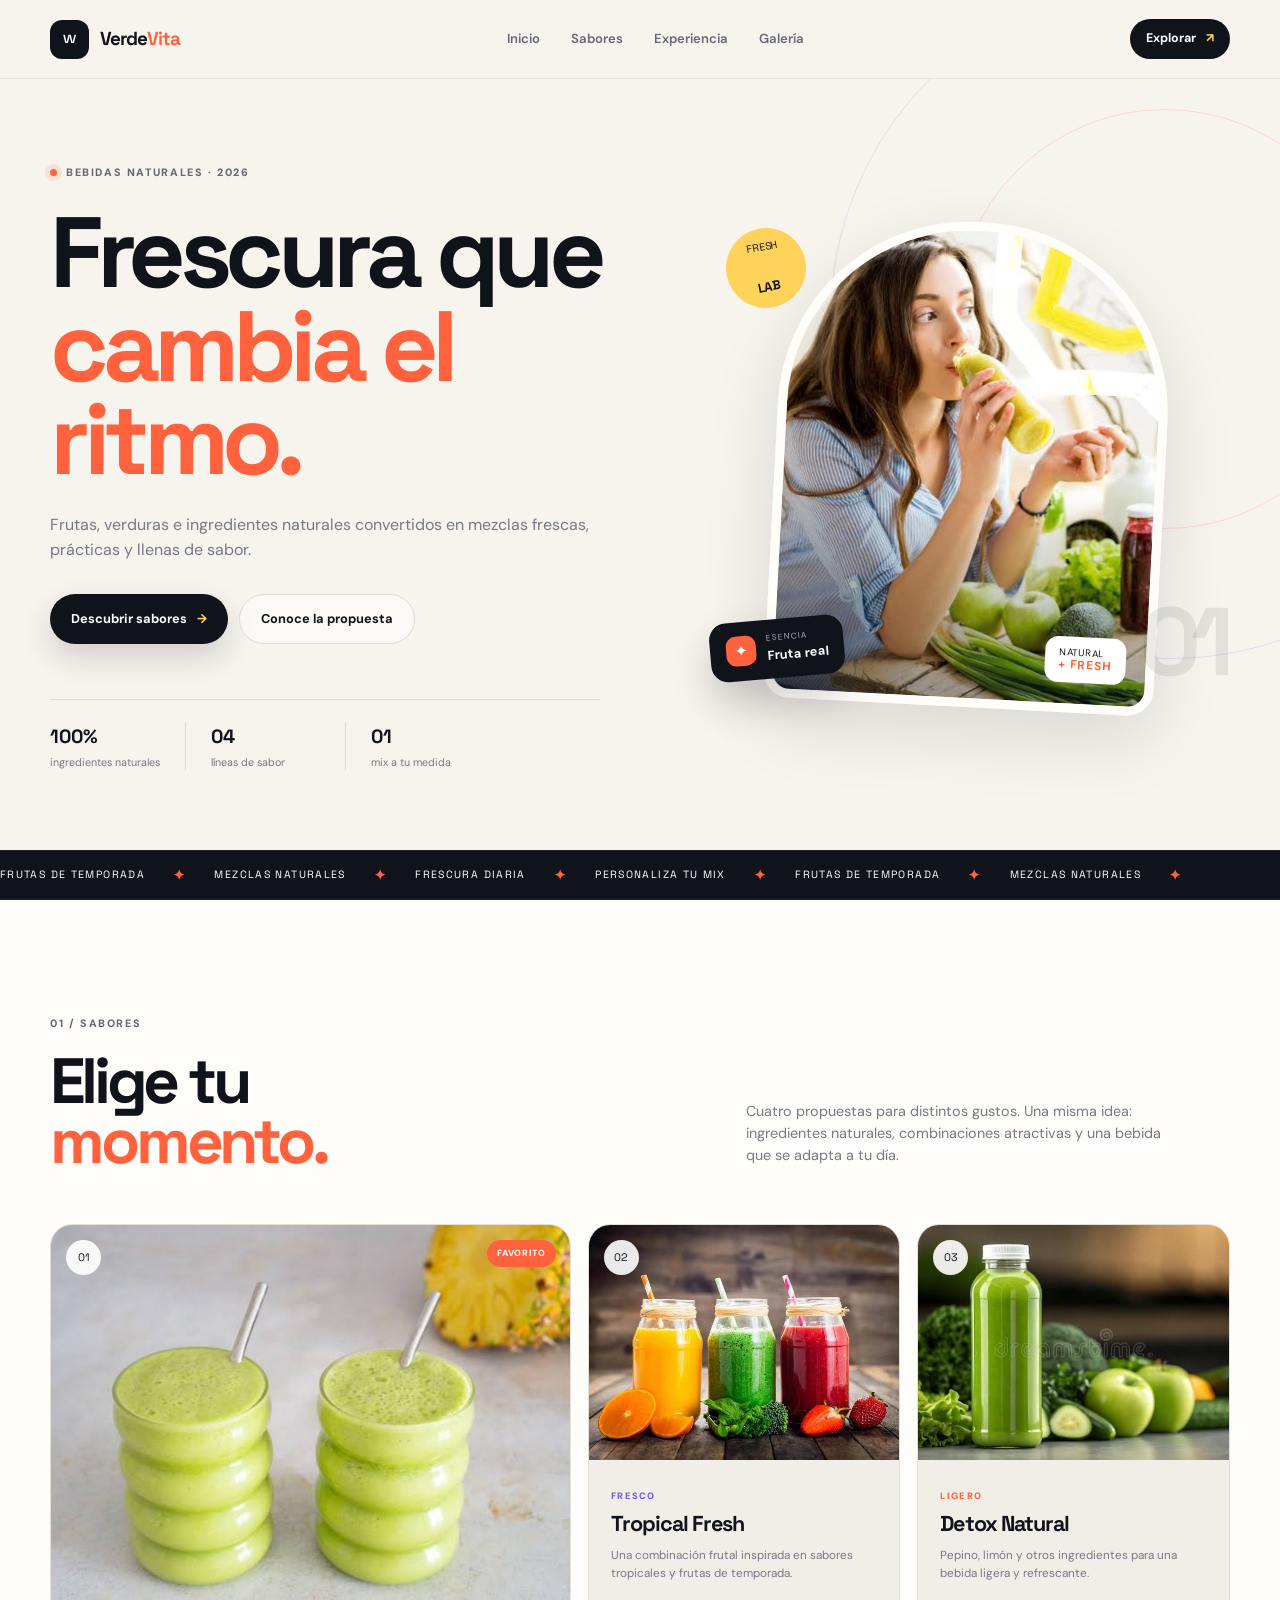
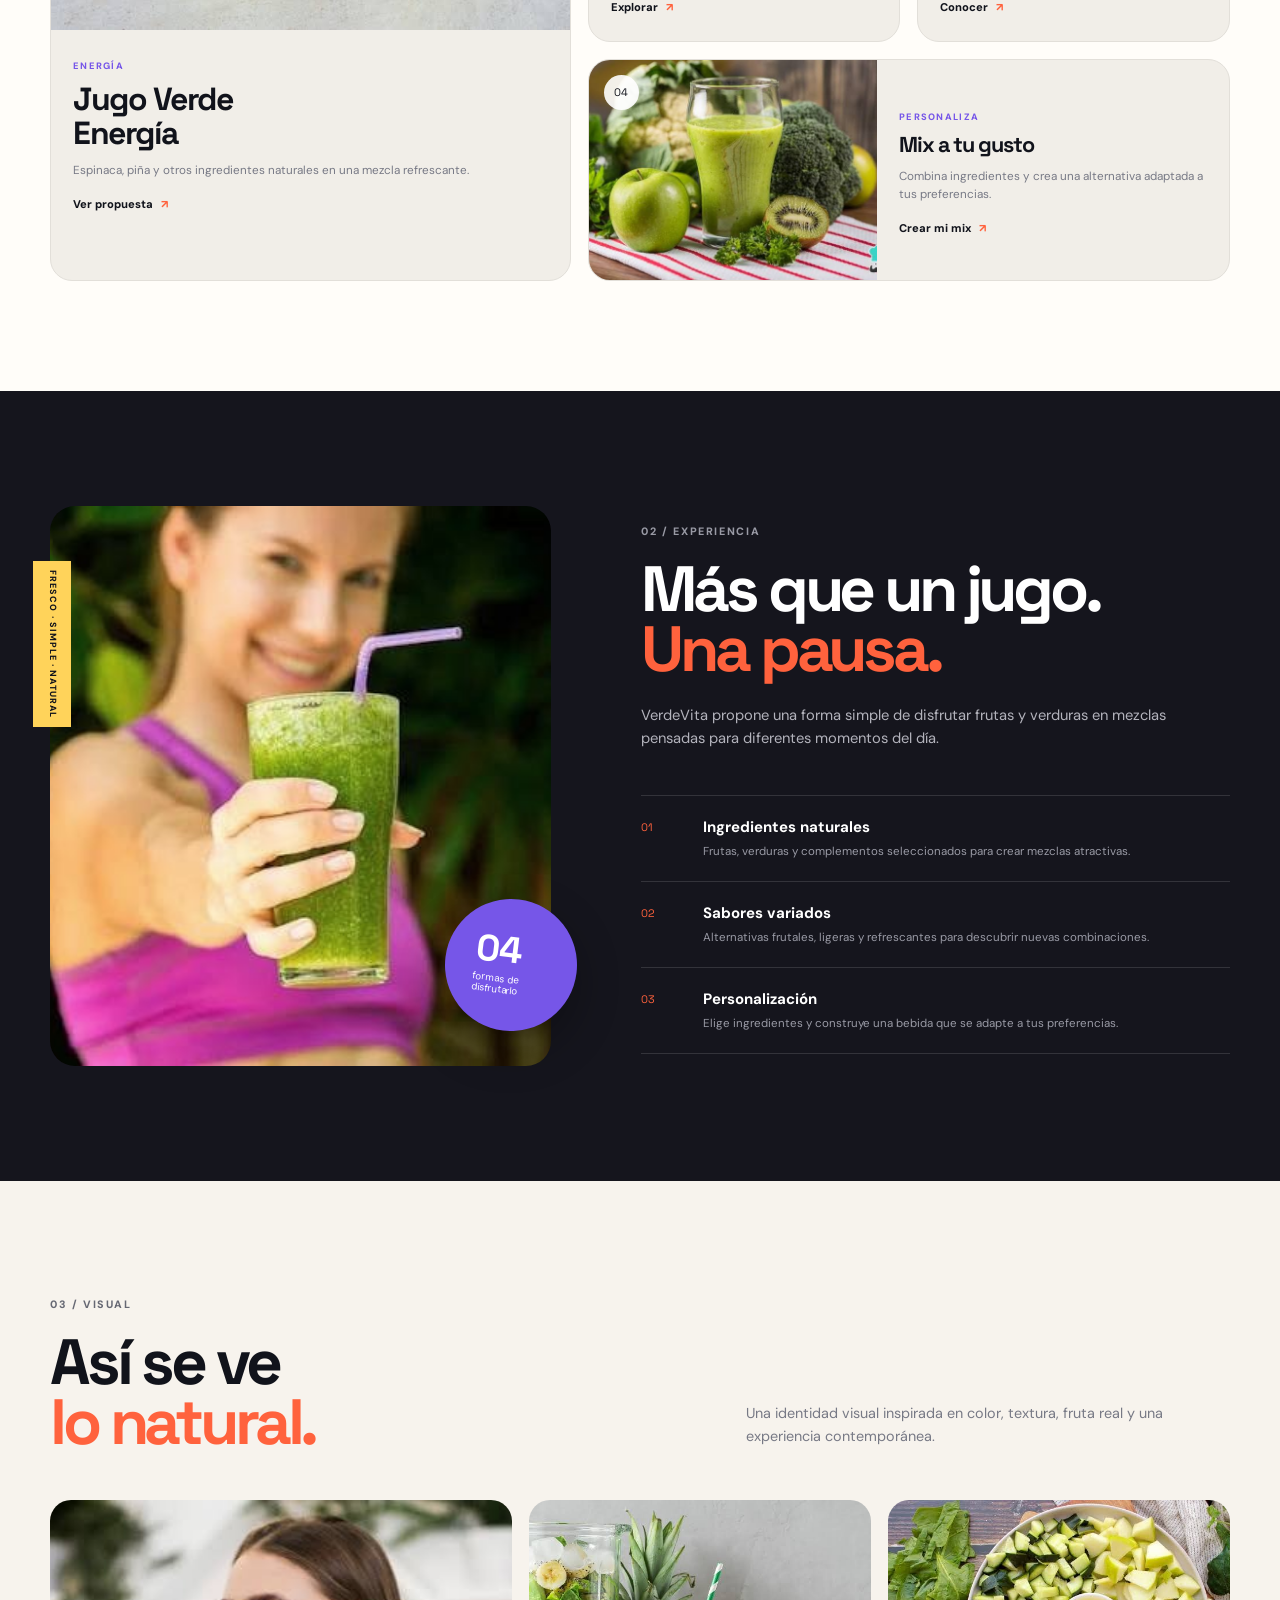
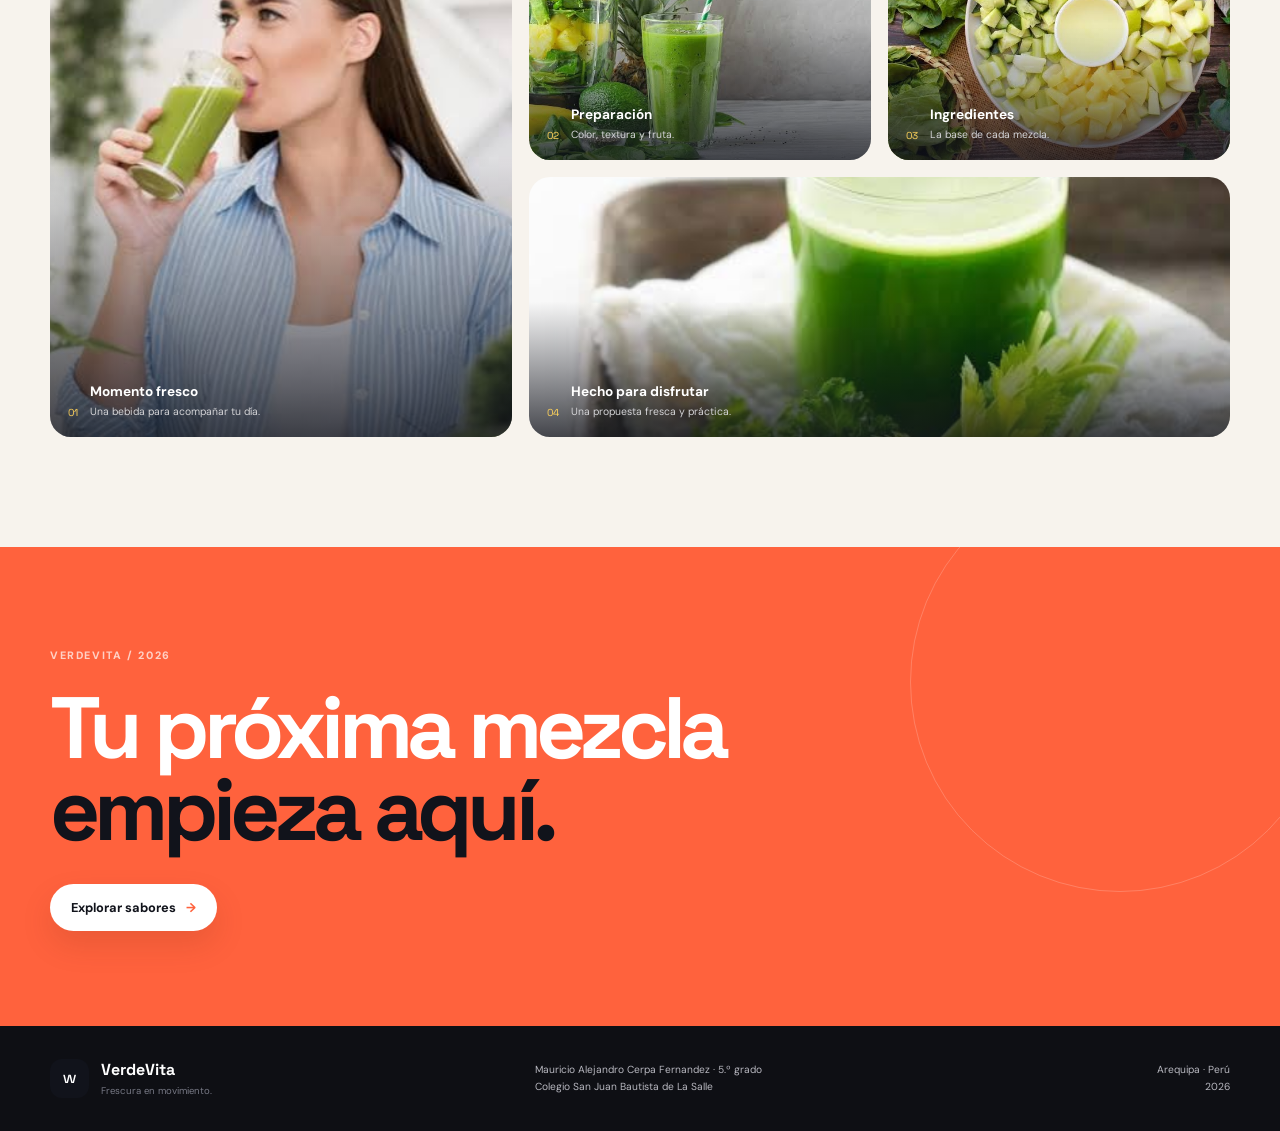
<file: index.html>
<!DOCTYPE html>
<html lang="es">
<head>
    <meta charset="UTF-8">
    <meta name="viewport" content="width=device-width, initial-scale=1.0">
    <meta name="description" content="VerdeVita — bebidas naturales, frescas y personalizables.">
    <title>VerdeVita | Frescura en movimiento</title>
    <link rel="stylesheet" href="style.css">
</head>
<body>

<header class="header">
    <div class="container nav-wrap">
        <a class="brand" href="#inicio" aria-label="VerdeVita inicio">
            <span class="brand-mark">VV</span>
            <span class="brand-name">Verde<span>Vita</span></span>
        </a>

        <nav class="nav" aria-label="Navegación principal">
            <a href="#inicio">Inicio</a>
            <a href="#productos">Sabores</a>
            <a href="#experiencia">Experiencia</a>
            <a href="#galeria">Galería</a>
        </nav>

        <a href="#productos" class="nav-button">Explorar <span>↗</span></a>
    </div>
</header>

<main id="inicio">

    <!-- HERO -->
    <section class="hero">
        <div class="hero-orbit orbit-one"></div>
        <div class="hero-orbit orbit-two"></div>

        <div class="container hero-grid">
            <div class="hero-copy">
                <div class="kicker"><span></span> BEBIDAS NATURALES · 2026</div>

                <h1>Frescura que<br><em>cambia el ritmo.</em></h1>

                <p class="hero-text">
                    Frutas, verduras e ingredientes naturales convertidos en mezclas
                    frescas, prácticas y llenas de sabor.
                </p>

                <div class="hero-actions">
                    <a href="#productos" class="btn btn-primary">Descubrir sabores <span>→</span></a>
                    <a href="#experiencia" class="btn btn-ghost">Conoce la propuesta</a>
                </div>

                <div class="hero-metrics">
                    <div><strong>100%</strong><span>ingredientes naturales</span></div>
                    <div><strong>04</strong><span>líneas de sabor</span></div>
                    <div><strong>01</strong><span>mix a tu medida</span></div>
                </div>
            </div>

            <div class="hero-visual">
                <div class="hero-label label-top">FRESH<br><b>LAB</b></div>
                <div class="hero-photo">
                    <img src="./img/15.jpg" alt="Persona disfrutando una bebida natural">
                    <div class="photo-chip">NATURAL<br><strong>+ FRESH</strong></div>
                </div>
                <div class="floating-card">
                    <span class="mini-icon">✦</span>
                    <div><small>ESENCIA</small><strong>Fruta real</strong></div>
                </div>
                <div class="hero-number">01</div>
            </div>
        </div>
    </section>

    <!-- STRIP -->
    <section class="signal-strip" aria-label="Características">
        <div class="signal-track">
            <span>FRUTAS DE TEMPORADA</span><b>✦</b>
            <span>MEZCLAS NATURALES</span><b>✦</b>
            <span>FRESCURA DIARIA</span><b>✦</b>
            <span>PERSONALIZA TU MIX</span><b>✦</b>
            <span>FRUTAS DE TEMPORADA</span><b>✦</b>
            <span>MEZCLAS NATURALES</span><b>✦</b>
        </div>
    </section>

    <!-- PRODUCTOS -->
    <section id="productos" class="section products-section">
        <div class="container">
            <div class="section-intro">
                <div>
                    <span class="section-index">01 / SABORES</span>
                    <h2>Elige tu<br><em>momento.</em></h2>
                </div>
                <p>
                    Cuatro propuestas para distintos gustos. Una misma idea:
                    ingredientes naturales, combinaciones atractivas y una bebida
                    que se adapta a tu día.
                </p>
            </div>

            <div class="product-bento">
                <article class="product-card product-main">
                    <div class="product-image">
                        <img src="./img/13.jpg" alt="Jugo natural de frutas">
                        <span class="product-code">01</span>
                        <span class="pill">FAVORITO</span>
                    </div>
                    <div class="product-info">
                        <div>
                            <span class="product-tag">ENERGÍA</span>
                            <h3>Jugo Verde<br>Energía</h3>
                        </div>
                        <p>Espinaca, piña y otros ingredientes naturales en una mezcla refrescante.</p>
                        <a href="#galeria" class="arrow-link">Ver propuesta <span>↗</span></a>
                    </div>
                </article>

                <article class="product-card">
                    <div class="product-image">
                        <img src="./img/6.jpg" alt="Jugo de frutas de colores">
                        <span class="product-code">02</span>
                    </div>
                    <div class="product-info">
                        <span class="product-tag">FRESCO</span>
                        <h3>Tropical Fresh</h3>
                        <p>Una combinación frutal inspirada en sabores tropicales y frutas de temporada.</p>
                        <a href="#galeria" class="arrow-link">Explorar <span>↗</span></a>
                    </div>
                </article>

                <article class="product-card accent-card">
                    <div class="product-image">
                        <img src="./img/12.jpg" alt="Bebida natural embotellada">
                        <span class="product-code">03</span>
                    </div>
                    <div class="product-info">
                        <span class="product-tag">LIGERO</span>
                        <h3>Detox Natural</h3>
                        <p>Pepino, limón y otros ingredientes para una bebida ligera y refrescante.</p>
                        <a href="#experiencia" class="arrow-link">Conocer <span>↗</span></a>
                    </div>
                </article>

                <article class="product-card wide-card">
                    <div class="product-image">
                        <img src="./img/7.jpg" alt="Ingredientes para una mezcla natural">
                        <span class="product-code">04</span>
                    </div>
                    <div class="product-info">
                        <div>
                            <span class="product-tag">PERSONALIZA</span>
                            <h3>Mix a tu gusto</h3>
                        </div>
                        <p>Combina ingredientes y crea una alternativa adaptada a tus preferencias.</p>
                        <a href="#experiencia" class="arrow-link">Crear mi mix <span>↗</span></a>
                    </div>
                </article>
            </div>
        </div>
    </section>

    <!-- EXPERIENCIA -->
    <section id="experiencia" class="experience-section">
        <div class="container experience-grid">
            <div class="experience-visual">
                <img src="./img/14.jpg" alt="Persona disfrutando una bebida VerdeVita">
                <div class="vertical-note">FRESCO · SIMPLE · NATURAL</div>
                <div class="experience-badge"><strong>04</strong><span>formas de<br>disfrutarlo</span></div>
            </div>

            <div class="experience-copy">
                <span class="section-index light">02 / EXPERIENCIA</span>
                <h2>Más que un jugo.<br><em>Una pausa.</em></h2>
                <p>
                    VerdeVita propone una forma simple de disfrutar frutas y verduras
                    en mezclas pensadas para diferentes momentos del día.
                </p>

                <div class="feature-list">
                    <div class="feature">
                        <span>01</span>
                        <div><h3>Ingredientes naturales</h3><p>Frutas, verduras y complementos seleccionados para crear mezclas atractivas.</p></div>
                    </div>
                    <div class="feature">
                        <span>02</span>
                        <div><h3>Sabores variados</h3><p>Alternativas frutales, ligeras y refrescantes para descubrir nuevas combinaciones.</p></div>
                    </div>
                    <div class="feature">
                        <span>03</span>
                        <div><h3>Personalización</h3><p>Elige ingredientes y construye una bebida que se adapte a tus preferencias.</p></div>
                    </div>
                </div>
            </div>
        </div>
    </section>

    <!-- GALERÍA -->
    <section id="galeria" class="section gallery-section">
        <div class="container">
            <div class="section-intro gallery-intro">
                <div>
                    <span class="section-index">03 / VISUAL</span>
                    <h2>Así se ve<br><em>lo natural.</em></h2>
                </div>
                <p>Una identidad visual inspirada en color, textura, fruta real y una experiencia contemporánea.</p>
            </div>

            <div class="gallery-grid">
                <figure class="gallery-card gallery-large">
                    <img src="./img/10.jpg" alt="Persona tomando una bebida natural">
                    <figcaption><span>01</span><div><strong>Momento fresco</strong><small>Una bebida para acompañar tu día.</small></div></figcaption>
                </figure>

                <figure class="gallery-card">
                    <img src="./img/2.jpg" alt="Preparación de jugo natural">
                    <figcaption><span>02</span><div><strong>Preparación</strong><small>Color, textura y fruta.</small></div></figcaption>
                </figure>

                <figure class="gallery-card">
                    <img src="./img/9.jpg" alt="Ingredientes frescos para jugos">
                    <figcaption><span>03</span><div><strong>Ingredientes</strong><small>La base de cada mezcla.</small></div></figcaption>
                </figure>

                <figure class="gallery-card gallery-wide">
                    <img src="./img/3.jpg" alt="Jugo verde con ingredientes naturales">
                    <figcaption><span>04</span><div><strong>Hecho para disfrutar</strong><small>Una propuesta fresca y práctica.</small></div></figcaption>
                </figure>
            </div>
        </div>
    </section>

    <!-- CTA -->
    <section class="cta-section">
        <div class="container cta-inner">
            <div class="cta-orb"></div>
            <span class="section-index">VERDEVITA / 2026</span>
            <h2>Tu próxima mezcla<br><em>empieza aquí.</em></h2>
            <a href="#productos" class="btn btn-light">Explorar sabores <span>→</span></a>
        </div>
    </section>

</main>

<footer class="footer">
    <div class="container footer-grid">
        <div class="footer-brand">
            <span class="brand-mark">VV</span>
            <div><strong>VerdeVita</strong><small>Frescura en movimiento.</small></div>
        </div>
        <p>Mauricio Alejandro Cerpa Fernandez · 5.º grado<br>Colegio San Juan Bautista de La Salle</p>
        <p class="footer-place">Arequipa · Perú<br>2026</p>
    </div>
</footer>

</body>
</html>
</file>
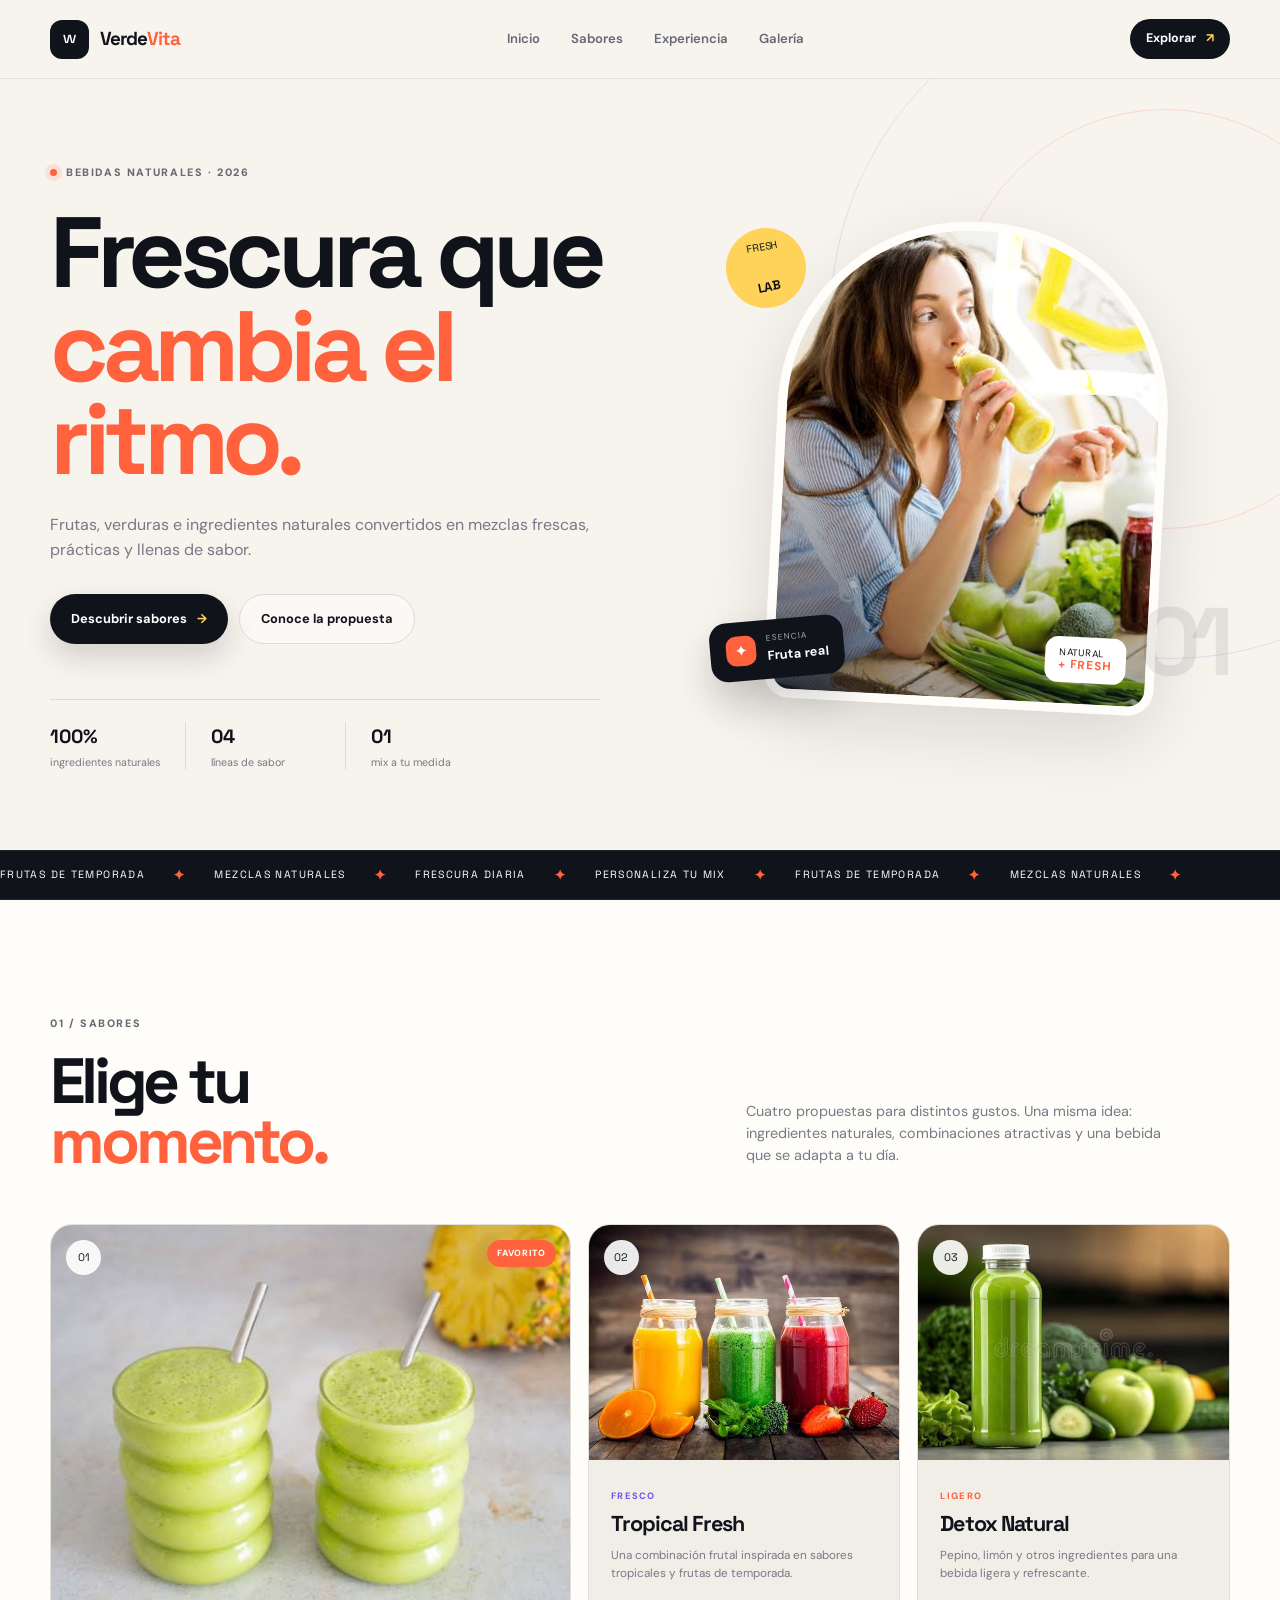
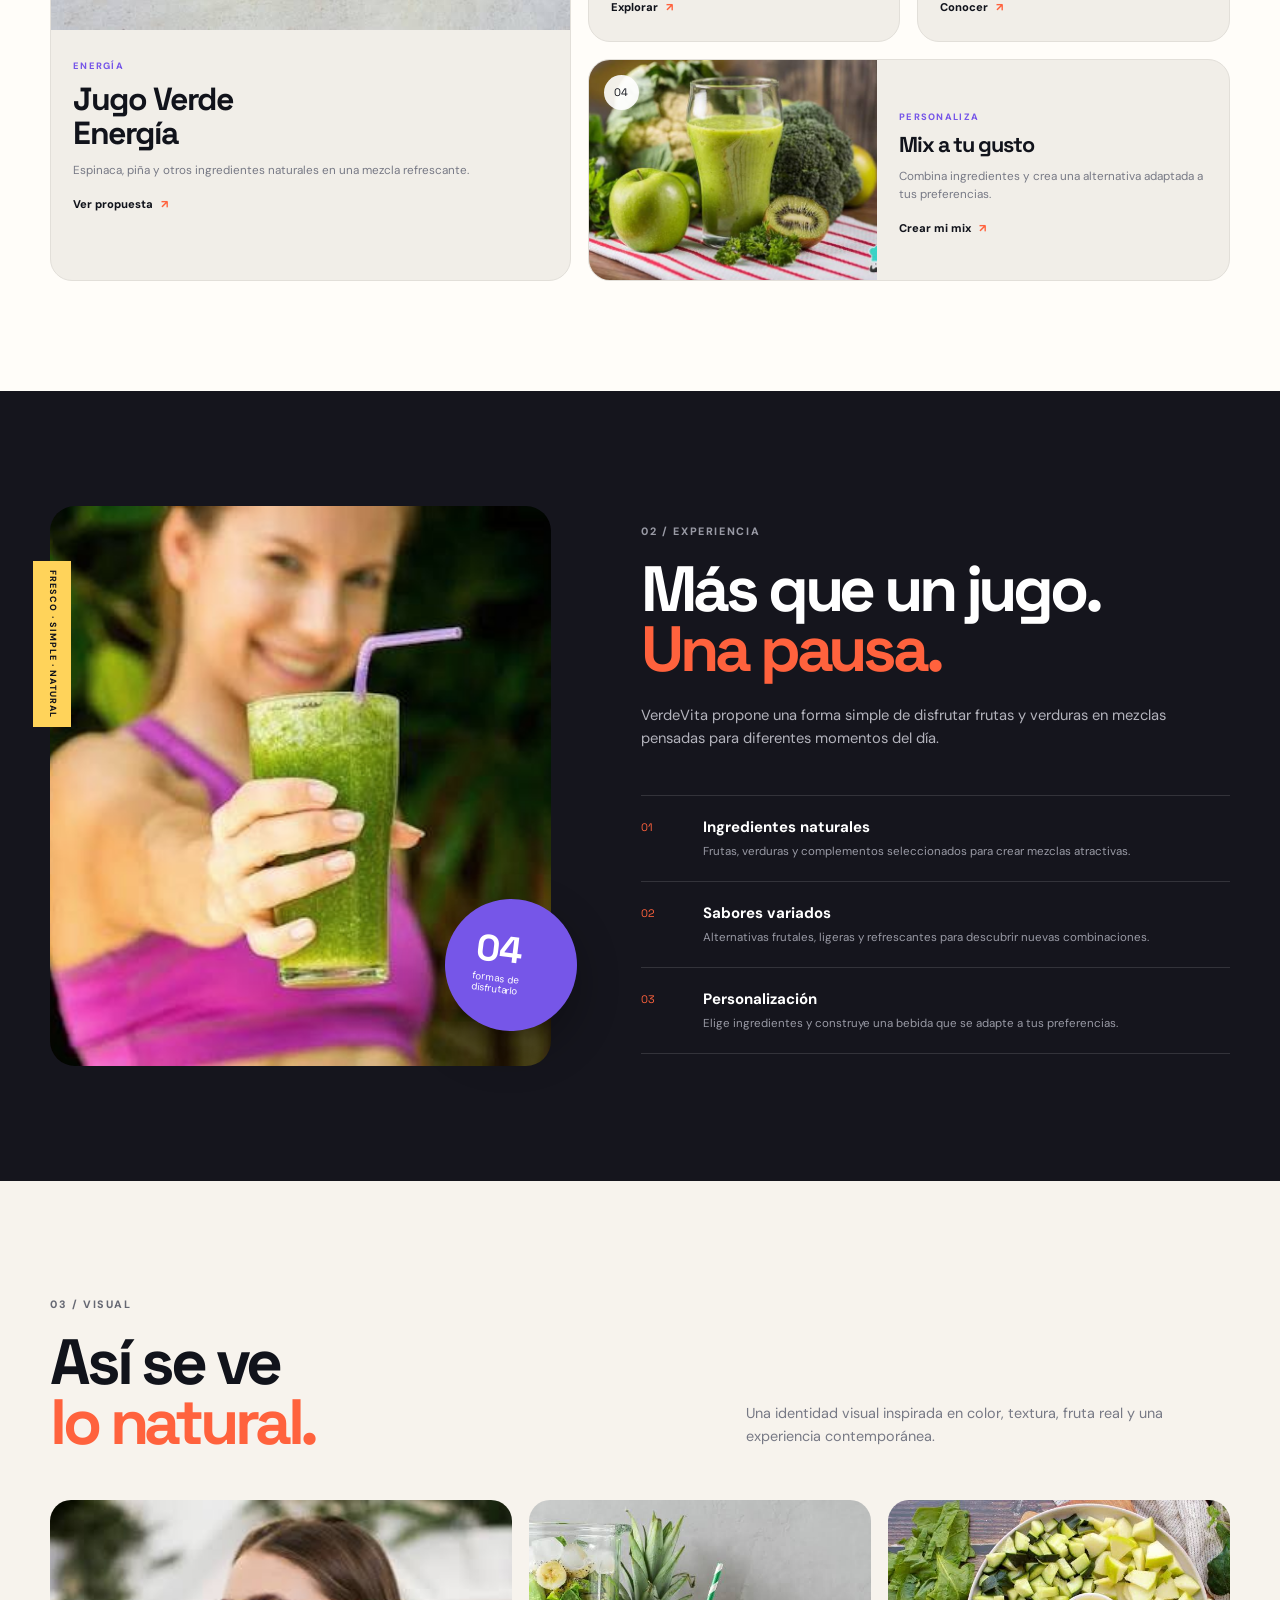
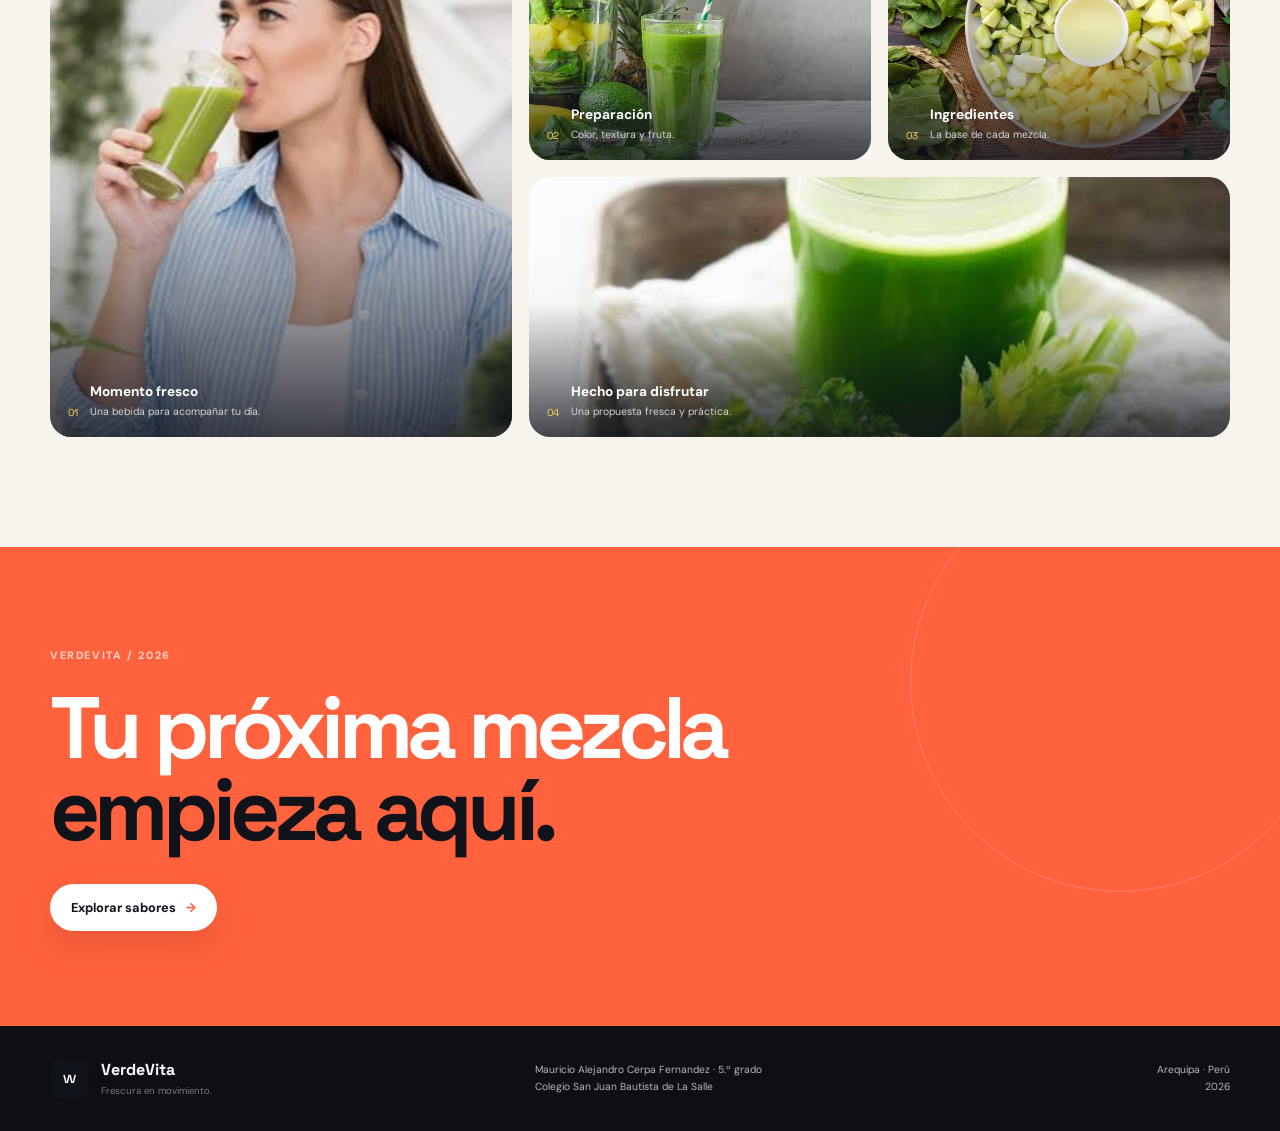
<file: mi html/index.html>
<!DOCTYPE html>
<html lang="es">
<head>
    <meta charset="UTF-8">
    <meta name="viewport" content="width=device-width, initial-scale=1.0">
    <meta name="description" content="VerdeVita — bebidas naturales, frescas y personalizables.">
    <title>VerdeVita | Frescura en movimiento</title>
    <link rel="stylesheet" href="style.css">
</head>
<body>

<header class="header">
    <div class="container nav-wrap">
        <a class="brand" href="#inicio" aria-label="VerdeVita inicio">
            <span class="brand-mark">VV</span>
            <span class="brand-name">Verde<span>Vita</span></span>
        </a>

        <nav class="nav" aria-label="Navegación principal">
            <a href="#inicio">Inicio</a>
            <a href="#productos">Sabores</a>
            <a href="#experiencia">Experiencia</a>
            <a href="#galeria">Galería</a>
        </nav>

        <a href="#productos" class="nav-button">Explorar <span>↗</span></a>
    </div>
</header>

<main id="inicio">

    <!-- HERO -->
    <section class="hero">
        <div class="hero-orbit orbit-one"></div>
        <div class="hero-orbit orbit-two"></div>

        <div class="container hero-grid">
            <div class="hero-copy">
                <div class="kicker"><span></span> BEBIDAS NATURALES · 2026</div>

                <h1>Frescura que<br><em>cambia el ritmo.</em></h1>

                <p class="hero-text">
                    Frutas, verduras e ingredientes naturales convertidos en mezclas
                    frescas, prácticas y llenas de sabor.
                </p>

                <div class="hero-actions">
                    <a href="#productos" class="btn btn-primary">Descubrir sabores <span>→</span></a>
                    <a href="#experiencia" class="btn btn-ghost">Conoce la propuesta</a>
                </div>

                <div class="hero-metrics">
                    <div><strong>100%</strong><span>ingredientes naturales</span></div>
                    <div><strong>04</strong><span>líneas de sabor</span></div>
                    <div><strong>01</strong><span>mix a tu medida</span></div>
                </div>
            </div>

            <div class="hero-visual">
                <div class="hero-label label-top">FRESH<br><b>LAB</b></div>
                <div class="hero-photo">
                    <img src="IMG/15.jfif" alt="Persona disfrutando una bebida natural">
                    <div class="photo-chip">NATURAL<br><strong>+ FRESH</strong></div>
                </div>
                <div class="floating-card">
                    <span class="mini-icon">✦</span>
                    <div><small>ESENCIA</small><strong>Fruta real</strong></div>
                </div>
                <div class="hero-number">01</div>
            </div>
        </div>
    </section>

    <!-- STRIP -->
    <section class="signal-strip" aria-label="Características">
        <div class="signal-track">
            <span>FRUTAS DE TEMPORADA</span><b>✦</b>
            <span>MEZCLAS NATURALES</span><b>✦</b>
            <span>FRESCURA DIARIA</span><b>✦</b>
            <span>PERSONALIZA TU MIX</span><b>✦</b>
            <span>FRUTAS DE TEMPORADA</span><b>✦</b>
            <span>MEZCLAS NATURALES</span><b>✦</b>
        </div>
    </section>

    <!-- PRODUCTOS -->
    <section id="productos" class="section products-section">
        <div class="container">
            <div class="section-intro">
                <div>
                    <span class="section-index">01 / SABORES</span>
                    <h2>Elige tu<br><em>momento.</em></h2>
                </div>
                <p>
                    Cuatro propuestas para distintos gustos. Una misma idea:
                    ingredientes naturales, combinaciones atractivas y una bebida
                    que se adapta a tu día.
                </p>
            </div>

            <div class="product-bento">
                <article class="product-card product-main">
                    <div class="product-image">
                        <img src="IMG/13.jfif" alt="Jugo natural de frutas">
                        <span class="product-code">01</span>
                        <span class="pill">FAVORITO</span>
                    </div>
                    <div class="product-info">
                        <div>
                            <span class="product-tag">ENERGÍA</span>
                            <h3>Jugo Verde<br>Energía</h3>
                        </div>
                        <p>Espinaca, piña y otros ingredientes naturales en una mezcla refrescante.</p>
                        <a href="#galeria" class="arrow-link">Ver propuesta <span>↗</span></a>
                    </div>
                </article>

                <article class="product-card">
                    <div class="product-image">
                        <img src="IMG/6.jfif" alt="Jugo de frutas de colores">
                        <span class="product-code">02</span>
                    </div>
                    <div class="product-info">
                        <span class="product-tag">FRESCO</span>
                        <h3>Tropical Fresh</h3>
                        <p>Una combinación frutal inspirada en sabores tropicales y frutas de temporada.</p>
                        <a href="#galeria" class="arrow-link">Explorar <span>↗</span></a>
                    </div>
                </article>

                <article class="product-card accent-card">
                    <div class="product-image">
                        <img src="IMG/12.jfif" alt="Bebida natural embotellada">
                        <span class="product-code">03</span>
                    </div>
                    <div class="product-info">
                        <span class="product-tag">LIGERO</span>
                        <h3>Detox Natural</h3>
                        <p>Pepino, limón y otros ingredientes para una bebida ligera y refrescante.</p>
                        <a href="#experiencia" class="arrow-link">Conocer <span>↗</span></a>
                    </div>
                </article>

                <article class="product-card wide-card">
                    <div class="product-image">
                        <img src="IMG/7.jfif" alt="Ingredientes para una mezcla natural">
                        <span class="product-code">04</span>
                    </div>
                    <div class="product-info">
                        <div>
                            <span class="product-tag">PERSONALIZA</span>
                            <h3>Mix a tu gusto</h3>
                        </div>
                        <p>Combina ingredientes y crea una alternativa adaptada a tus preferencias.</p>
                        <a href="#experiencia" class="arrow-link">Crear mi mix <span>↗</span></a>
                    </div>
                </article>
            </div>
        </div>
    </section>

    <!-- EXPERIENCIA -->
    <section id="experiencia" class="experience-section">
        <div class="container experience-grid">
            <div class="experience-visual">
                <img src="IMG/14.jfif" alt="Persona disfrutando una bebida VerdeVita">
                <div class="vertical-note">FRESCO · SIMPLE · NATURAL</div>
                <div class="experience-badge"><strong>04</strong><span>formas de<br>disfrutarlo</span></div>
            </div>

            <div class="experience-copy">
                <span class="section-index light">02 / EXPERIENCIA</span>
                <h2>Más que un jugo.<br><em>Una pausa.</em></h2>
                <p>
                    VerdeVita propone una forma simple de disfrutar frutas y verduras
                    en mezclas pensadas para diferentes momentos del día.
                </p>

                <div class="feature-list">
                    <div class="feature">
                        <span>01</span>
                        <div><h3>Ingredientes naturales</h3><p>Frutas, verduras y complementos seleccionados para crear mezclas atractivas.</p></div>
                    </div>
                    <div class="feature">
                        <span>02</span>
                        <div><h3>Sabores variados</h3><p>Alternativas frutales, ligeras y refrescantes para descubrir nuevas combinaciones.</p></div>
                    </div>
                    <div class="feature">
                        <span>03</span>
                        <div><h3>Personalización</h3><p>Elige ingredientes y construye una bebida que se adapte a tus preferencias.</p></div>
                    </div>
                </div>
            </div>
        </div>
    </section>

    <!-- GALERÍA -->
    <section id="galeria" class="section gallery-section">
        <div class="container">
            <div class="section-intro gallery-intro">
                <div>
                    <span class="section-index">03 / VISUAL</span>
                    <h2>Así se ve<br><em>lo natural.</em></h2>
                </div>
                <p>Una identidad visual inspirada en color, textura, fruta real y una experiencia contemporánea.</p>
            </div>

            <div class="gallery-grid">
                <figure class="gallery-card gallery-large">
                    <img src="IMG/10.jfif" alt="Persona tomando una bebida natural">
                    <figcaption><span>01</span><div><strong>Momento fresco</strong><small>Una bebida para acompañar tu día.</small></div></figcaption>
                </figure>

                <figure class="gallery-card">
                    <img src="IMG/2.jfif" alt="Preparación de jugo natural">
                    <figcaption><span>02</span><div><strong>Preparación</strong><small>Color, textura y fruta.</small></div></figcaption>
                </figure>

                <figure class="gallery-card">
                    <img src="IMG/9.jfif" alt="Ingredientes frescos para jugos">
                    <figcaption><span>03</span><div><strong>Ingredientes</strong><small>La base de cada mezcla.</small></div></figcaption>
                </figure>

                <figure class="gallery-card gallery-wide">
                    <img src="IMG/3.jfif" alt="Jugo verde con ingredientes naturales">
                    <figcaption><span>04</span><div><strong>Hecho para disfrutar</strong><small>Una propuesta fresca y práctica.</small></div></figcaption>
                </figure>
            </div>
        </div>
    </section>

    <!-- CTA -->
    <section class="cta-section">
        <div class="container cta-inner">
            <div class="cta-orb"></div>
            <span class="section-index">VERDEVITA / 2026</span>
            <h2>Tu próxima mezcla<br><em>empieza aquí.</em></h2>
            <a href="#productos" class="btn btn-light">Explorar sabores <span>→</span></a>
        </div>
    </section>

</main>

<footer class="footer">
    <div class="container footer-grid">
        <div class="footer-brand">
            <span class="brand-mark">VV</span>
            <div><strong>VerdeVita</strong><small>Frescura en movimiento.</small></div>
        </div>
        <p>Mauricio Alejandro Cerpa Fernandez · 5.º grado<br>Colegio San Juan Bautista de La Salle</p>
        <p class="footer-place">Arequipa · Perú<br>2026</p>
    </div>
</footer>

</body>
</html>
</file>
<file: style.css>
@import url('https://fonts.googleapis.com/css2?family=DM+Sans:wght@400;500;600;700&family=Space+Grotesk:wght@500;600;700&display=swap');

:root{
    --ink:#11131b;
    --ink-soft:#242633;
    --paper:#f7f3ed;
    --paper-2:#fffdf9;
    --white:#ffffff;
    --orange:#ff623d;
    --orange-dark:#df4222;
    --violet:#7656e8;
    --yellow:#ffd35a;
    --blue:#4169e1;
    --muted:#777985;
    --line:#dedbd5;
    --dark:#15151d;
    --shadow:0 24px 70px rgba(17,19,27,.12);
}

*{box-sizing:border-box;margin:0;padding:0}
html{scroll-behavior:smooth}
body{
    font-family:"DM Sans",Arial,sans-serif;
    color:var(--ink);
    background:var(--paper);
    line-height:1.55;
    overflow-x:hidden;
}
img{display:block;width:100%}
a{color:inherit;text-decoration:none}
button,a{font:inherit}
.container{width:min(1180px,calc(100% - 44px));margin-inline:auto}

/* HEADER */
.header{
    position:sticky;top:0;z-index:1000;
    background:rgba(247,243,237,.84);
    backdrop-filter:blur(18px);
    border-bottom:1px solid rgba(17,19,27,.08)
}
.nav-wrap{min-height:78px;display:flex;align-items:center;justify-content:space-between;gap:30px}
.brand{display:inline-flex;align-items:center;gap:11px}
.brand-mark{
    width:39px;height:39px;display:grid;place-items:center;
    border-radius:12px;background:var(--ink);color:white;
    font-family:"Space Grotesk";font-size:.73rem;font-weight:700;
    letter-spacing:-.05em
}
.brand-name{font-family:"Space Grotesk";font-size:1.18rem;font-weight:700;letter-spacing:-.05em}
.brand-name span{color:var(--orange)}
.nav{display:flex;gap:31px;color:#666873;font-size:.82rem;font-weight:600}
.nav a{position:relative;padding:8px 0}
.nav a::after{
    content:"";position:absolute;left:0;bottom:2px;width:0;height:2px;
    background:var(--orange);transition:width .25s ease
}
.nav a:hover{color:var(--ink)}
.nav a:hover::after{width:100%}
.nav-button,.btn{
    display:inline-flex;align-items:center;justify-content:center;gap:10px;
    border-radius:999px;font-weight:700;transition:.25s ease
}
.nav-button{padding:10px 16px;background:var(--ink);color:white;font-size:.78rem}
.nav-button:hover,.btn:hover{transform:translateY(-3px)}
.nav-button span{color:var(--yellow)}

/* HERO */
.hero{position:relative;min-height:720px;display:grid;align-items:center;overflow:hidden}
.hero-grid{display:grid;grid-template-columns:1fr .88fr;gap:70px;align-items:center;padding-block:80px;position:relative;z-index:2}
.kicker,.section-index{
    display:inline-flex;align-items:center;gap:9px;
    color:#666873;font-size:.67rem;font-weight:800;letter-spacing:.15em
}
.kicker span{width:7px;height:7px;background:var(--orange);border-radius:50%;box-shadow:0 0 0 5px rgba(255,98,61,.13)}
.hero h1,.section-intro h2,.experience-copy h2,.cta-inner h2{
    font-family:"Space Grotesk",Arial,sans-serif;letter-spacing:-.065em;line-height:.94
}
.hero h1{font-size:clamp(4rem,7.8vw,7.2rem);margin-top:22px;max-width:780px}
.hero h1 em,.section-intro h2 em,.experience-copy h2 em,.cta-inner h2 em{font-style:normal;color:var(--orange)}
.hero-text{max-width:555px;color:var(--muted);font-size:1rem;margin-top:26px}
.hero-actions{display:flex;flex-wrap:wrap;gap:11px;margin-top:31px}
.btn{padding:14px 21px;font-size:.8rem}
.btn-primary{background:var(--ink);color:white;box-shadow:0 13px 30px rgba(17,19,27,.16)}
.btn-primary span{color:var(--yellow)}
.btn-ghost{border:1px solid var(--line);background:rgba(255,255,255,.4)}
.btn-ghost:hover{background:white}
.hero-metrics{
    display:flex;gap:0;margin-top:55px;padding-top:22px;
    border-top:1px solid var(--line);max-width:550px
}
.hero-metrics div{min-width:135px;padding-right:25px;margin-right:25px;border-right:1px solid var(--line)}
.hero-metrics div:last-child{border:0}
.hero-metrics strong{display:block;font-family:"Space Grotesk";font-size:1.2rem}
.hero-metrics span{display:block;color:var(--muted);font-size:.67rem;margin-top:2px}

/* HERO VISUAL */
.hero-visual{position:relative;height:550px;display:grid;place-items:center}
.hero-photo{
    width:min(390px,72vw);height:485px;overflow:hidden;border-radius:190px 190px 26px 26px;
    transform:rotate(3deg);box-shadow:var(--shadow);position:relative;border:9px solid var(--paper-2)
}
.hero-photo img{height:100%;object-fit:cover}
.hero-photo::after{content:"";position:absolute;inset:0;background:linear-gradient(180deg,transparent 55%,rgba(17,19,27,.42))}
.photo-chip{
    position:absolute;z-index:2;right:20px;bottom:21px;background:white;padding:11px 14px;
    border-radius:13px;font-size:.6rem;line-height:1.1;letter-spacing:.08em
}
.photo-chip strong{font-size:.74rem;color:var(--orange)}
.hero-label{
    position:absolute;z-index:4;left:3%;top:7%;width:80px;height:80px;
    display:grid;place-items:center;text-align:center;border-radius:50%;
    background:var(--yellow);font-family:"Space Grotesk";font-size:.65rem;line-height:.85;
    transform:rotate(-11deg)
}
.hero-label b{font-size:.8rem}
.floating-card{
    position:absolute;z-index:5;left:0;bottom:62px;background:var(--ink);color:white;
    border-radius:17px;padding:13px 16px;display:flex;align-items:center;gap:11px;
    box-shadow:0 20px 40px rgba(17,19,27,.2);transform:rotate(-5deg)
}
.mini-icon{width:30px;height:30px;border-radius:10px;background:var(--orange);display:grid;place-items:center;color:white}
.floating-card small{display:block;color:#a8a8b0;font-size:.52rem;letter-spacing:.12em}
.floating-card strong{display:block;font-size:.8rem}
.hero-number{
    position:absolute;right:1%;bottom:23px;font-family:"Space Grotesk";font-size:6rem;
    color:rgba(17,19,27,.08);font-weight:700;letter-spacing:-.1em
}
.hero-orbit{position:absolute;border:1px solid rgba(118,86,232,.15);border-radius:50%;pointer-events:none}
.orbit-one{width:680px;height:680px;right:-230px;top:-100px}
.orbit-two{width:420px;height:420px;right:-95px;top:30px;border-color:rgba(255,98,61,.18)}

/* SIGNAL */
.signal-strip{overflow:hidden;background:var(--ink);color:white;border-block:1px solid #252631}
.signal-track{
    width:max-content;display:flex;align-items:center;gap:28px;padding:13px 0;
    animation:marquee 26s linear infinite;font-family:"Space Grotesk";font-size:.66rem;letter-spacing:.13em
}
.signal-track b{color:var(--orange);font-size:.9rem}
@keyframes marquee{to{transform:translateX(-50%)}}

/* SECTIONS */
.section{padding-block:110px}
.products-section{background:var(--paper-2)}
.section-intro{display:grid;grid-template-columns:1fr .75fr;align-items:end;gap:50px;margin-bottom:52px}
.section-intro h2{font-size:clamp(3rem,5vw,5.2rem);margin-top:16px}
.section-intro>p{color:var(--muted);max-width:440px;font-size:.9rem;padding-bottom:5px}

/* PRODUCT BENTO */
.product-bento{display:grid;grid-template-columns:1.25fr .75fr .75fr;gap:17px}
.product-card{background:#f1eee8;border:1px solid #e2dfd9;border-radius:22px;overflow:hidden;transition:.3s ease}
.product-card:hover{transform:translateY(-6px);box-shadow:var(--shadow)}
.product-main{grid-row:span 2}
.wide-card{grid-column:2 / 4;display:grid;grid-template-columns:.9fr 1.1fr}
.product-image{height:235px;position:relative;overflow:hidden;background:#ddd}
.product-main .product-image{height:405px}
.wide-card .product-image{height:100%;min-height:220px}
.product-image img{height:100%;object-fit:cover;transition:transform .6s ease}
.product-card:hover .product-image img{transform:scale(1.045)}
.product-code{
    position:absolute;left:15px;top:15px;width:35px;height:35px;display:grid;place-items:center;
    border-radius:50%;background:rgba(255,255,255,.9);font-family:"Space Grotesk";font-size:.68rem
}
.pill{position:absolute;right:14px;top:15px;background:var(--orange);color:white;padding:7px 10px;border-radius:999px;font-size:.56rem;font-weight:800;letter-spacing:.08em}
.product-info{padding:22px}
.product-tag{font-size:.58rem;font-weight:800;letter-spacing:.14em;color:var(--violet)}
.product-info h3{font-family:"Space Grotesk";font-size:1.35rem;line-height:1.05;margin-top:7px;letter-spacing:-.045em}
.product-main h3{font-size:2rem}
.product-info p{color:var(--muted);font-size:.73rem;margin-top:10px}
.arrow-link{display:inline-flex;gap:8px;margin-top:17px;font-size:.7rem;font-weight:800}
.arrow-link span{color:var(--orange);transition:.2s}
.arrow-link:hover span{transform:translate(3px,-3px)}
.accent-card .product-tag{color:var(--orange)}
.wide-card .product-info{display:flex;flex-direction:column;justify-content:center}
.wide-card .product-info p{max-width:330px}

/* EXPERIENCE */
.experience-section{background:var(--dark);color:white;padding-block:115px}
.experience-grid{display:grid;grid-template-columns:.92fr 1.08fr;gap:90px;align-items:center}
.experience-visual{height:560px;position:relative}
.experience-visual>img{height:100%;object-fit:cover;border-radius:25px;filter:saturate(.9)}
.vertical-note{
    position:absolute;left:-17px;top:55px;background:var(--yellow);color:var(--ink);
    padding:9px 12px;writing-mode:vertical-rl;font-size:.56rem;font-weight:800;letter-spacing:.12em
}
.experience-badge{
    position:absolute;right:-26px;bottom:35px;width:132px;height:132px;border-radius:50%;
    display:flex;flex-direction:column;justify-content:center;padding-left:29px;
    background:var(--violet);transform:rotate(7deg);box-shadow:0 18px 45px rgba(0,0,0,.3)
}
.experience-badge strong{font-family:"Space Grotesk";font-size:2.3rem;line-height:1}
.experience-badge span{font-size:.61rem;line-height:1.2;margin-top:4px}
.section-index.light{color:#999aa5}
.experience-copy h2{font-size:clamp(3rem,5vw,5rem);margin-top:16px}
.experience-copy>p{max-width:560px;color:#b3b3bc;margin-top:25px;font-size:.92rem}
.feature-list{margin-top:45px;border-top:1px solid rgba(255,255,255,.13)}
.feature{display:grid;grid-template-columns:45px 1fr;gap:17px;padding:20px 0;border-bottom:1px solid rgba(255,255,255,.13)}
.feature>span{font-family:"Space Grotesk";font-size:.68rem;color:var(--orange);padding-top:3px}
.feature h3{font-size:.94rem}
.feature p{color:#999aa5;font-size:.72rem;margin-top:4px}

/* GALLERY */
.gallery-section{background:var(--paper)}
.gallery-intro{margin-bottom:48px}
.gallery-grid{display:grid;grid-template-columns:1.15fr .85fr .85fr;grid-auto-rows:260px;gap:17px}
.gallery-card{position:relative;overflow:hidden;border-radius:21px;background:#ddd}
.gallery-large{grid-row:span 2}
.gallery-wide{grid-column:2 / 4}
.gallery-card img{height:100%;object-fit:cover;transition:transform .65s ease}
.gallery-card:hover img{transform:scale(1.06)}
.gallery-card::after{content:"";position:absolute;inset:0;background:linear-gradient(180deg,transparent 48%,rgba(17,19,27,.78))}
.gallery-card figcaption{
    position:absolute;z-index:2;left:18px;right:18px;bottom:17px;display:flex;gap:12px;align-items:end;color:white
}
.gallery-card figcaption>span{font-family:"Space Grotesk";font-size:.63rem;color:var(--yellow)}
.gallery-card strong{display:block;font-size:.85rem}
.gallery-card small{display:block;color:#d3d3d6;font-size:.65rem;margin-top:2px}

/* CTA */
.cta-section{background:var(--orange);color:white;padding-block:95px;overflow:hidden}
.cta-inner{position:relative}
.cta-orb{
    position:absolute;width:420px;height:420px;border:1px solid rgba(255,255,255,.2);
    border-radius:50%;right:-100px;top:-170px
}
.cta-inner .section-index{color:rgba(255,255,255,.7)}
.cta-inner h2{font-size:clamp(3.5rem,6.8vw,6.5rem);max-width:850px;margin-top:20px}
.cta-inner h2 em{color:var(--ink)}
.cta-inner .btn{margin-top:33px}
.btn-light{background:white;color:var(--ink);box-shadow:0 14px 30px rgba(111,37,21,.15)}
.btn-light span{color:var(--orange)}

/* FOOTER */
.footer{background:#0e0f14;color:#b8b8c0;padding-block:32px}
.footer-grid{display:grid;grid-template-columns:1fr 1.3fr auto;align-items:center;gap:30px}
.footer-brand{display:flex;align-items:center;gap:12px;color:white}
.footer-brand strong{font-family:"Space Grotesk";display:block;font-size:1rem}
.footer-brand small{display:block;color:#777985;font-size:.6rem;margin-top:1px}
.footer-grid>p{font-size:.64rem;line-height:1.6}
.footer-place{text-align:right}

/* RESPONSIVE */
@media(max-width:950px){
    .nav{gap:15px}
    .hero-grid,.experience-grid{grid-template-columns:1fr}
    .hero-grid{padding-block:65px}
    .hero-visual{height:500px}
    .product-bento{grid-template-columns:1fr 1fr}
    .product-main{grid-row:auto}
    .wide-card{grid-column:1 / -1}
    .product-main .product-image{height:300px}
    .experience-grid{gap:60px}
    .experience-visual{height:500px}
    .gallery-grid{grid-template-columns:1fr 1fr}
    .gallery-large{grid-row:auto}
    .gallery-wide{grid-column:1 / -1}
    .footer-grid{grid-template-columns:1fr 1fr}
    .footer-place{text-align:left}
}
@media(max-width:650px){
    .container{width:min(100% - 30px,1180px)}
    .nav{display:none}
    .nav-button{padding:9px 13px}
    .hero{min-height:auto}
    .hero-grid{padding-block:55px;gap:35px}
    .hero h1{font-size:3.7rem}
    .hero-metrics{gap:0;margin-top:42px}
    .hero-metrics div{min-width:0;flex:1;padding-right:10px;margin-right:10px}
    .hero-metrics span{font-size:.6rem}
    .hero-visual{height:430px}
    .hero-photo{height:385px;width:min(315px,82vw)}
    .hero-label{left:0}
    .floating-card{left:0;bottom:35px}
    .hero-number{font-size:4.5rem}
    .section{padding-block:75px}
    .section-intro{grid-template-columns:1fr;gap:22px;margin-bottom:35px}
    .section-intro h2{font-size:3.5rem}
    .product-bento{grid-template-columns:1fr}
    .wide-card{grid-column:auto;display:block}
    .wide-card .product-image{height:260px}
    .product-main .product-image{height:310px}
    .experience-section{padding-block:80px}
    .experience-visual{height:410px}
    .experience-badge{right:-8px;width:110px;height:110px;padding-left:24px}
    .experience-badge strong{font-size:1.9rem}
    .gallery-grid{grid-template-columns:1fr;grid-auto-rows:260px}
    .gallery-large,.gallery-wide{grid-column:auto;grid-row:auto}
    .gallery-large{grid-row:span 1}
    .cta-section{padding-block:75px}
    .cta-inner h2{font-size:3.7rem}
    .footer-grid{grid-template-columns:1fr;gap:20px}
    .footer-place{text-align:left}
}
</file>
<file: mi html/style.css>
@import url('https://fonts.googleapis.com/css2?family=DM+Sans:wght@400;500;600;700&family=Space+Grotesk:wght@500;600;700&display=swap');

:root{
    --ink:#11131b;
    --ink-soft:#242633;
    --paper:#f7f3ed;
    --paper-2:#fffdf9;
    --white:#ffffff;
    --orange:#ff623d;
    --orange-dark:#df4222;
    --violet:#7656e8;
    --yellow:#ffd35a;
    --blue:#4169e1;
    --muted:#777985;
    --line:#dedbd5;
    --dark:#15151d;
    --shadow:0 24px 70px rgba(17,19,27,.12);
}

*{box-sizing:border-box;margin:0;padding:0}
html{scroll-behavior:smooth}
body{
    font-family:"DM Sans",Arial,sans-serif;
    color:var(--ink);
    background:var(--paper);
    line-height:1.55;
    overflow-x:hidden;
}
img{display:block;width:100%}
a{color:inherit;text-decoration:none}
button,a{font:inherit}
.container{width:min(1180px,calc(100% - 44px));margin-inline:auto}

/* HEADER */
.header{
    position:sticky;top:0;z-index:1000;
    background:rgba(247,243,237,.84);
    backdrop-filter:blur(18px);
    border-bottom:1px solid rgba(17,19,27,.08)
}
.nav-wrap{min-height:78px;display:flex;align-items:center;justify-content:space-between;gap:30px}
.brand{display:inline-flex;align-items:center;gap:11px}
.brand-mark{
    width:39px;height:39px;display:grid;place-items:center;
    border-radius:12px;background:var(--ink);color:white;
    font-family:"Space Grotesk";font-size:.73rem;font-weight:700;
    letter-spacing:-.05em
}
.brand-name{font-family:"Space Grotesk";font-size:1.18rem;font-weight:700;letter-spacing:-.05em}
.brand-name span{color:var(--orange)}
.nav{display:flex;gap:31px;color:#666873;font-size:.82rem;font-weight:600}
.nav a{position:relative;padding:8px 0}
.nav a::after{
    content:"";position:absolute;left:0;bottom:2px;width:0;height:2px;
    background:var(--orange);transition:width .25s ease
}
.nav a:hover{color:var(--ink)}
.nav a:hover::after{width:100%}
.nav-button,.btn{
    display:inline-flex;align-items:center;justify-content:center;gap:10px;
    border-radius:999px;font-weight:700;transition:.25s ease
}
.nav-button{padding:10px 16px;background:var(--ink);color:white;font-size:.78rem}
.nav-button:hover,.btn:hover{transform:translateY(-3px)}
.nav-button span{color:var(--yellow)}

/* HERO */
.hero{position:relative;min-height:720px;display:grid;align-items:center;overflow:hidden}
.hero-grid{display:grid;grid-template-columns:1fr .88fr;gap:70px;align-items:center;padding-block:80px;position:relative;z-index:2}
.kicker,.section-index{
    display:inline-flex;align-items:center;gap:9px;
    color:#666873;font-size:.67rem;font-weight:800;letter-spacing:.15em
}
.kicker span{width:7px;height:7px;background:var(--orange);border-radius:50%;box-shadow:0 0 0 5px rgba(255,98,61,.13)}
.hero h1,.section-intro h2,.experience-copy h2,.cta-inner h2{
    font-family:"Space Grotesk",Arial,sans-serif;letter-spacing:-.065em;line-height:.94
}
.hero h1{font-size:clamp(4rem,7.8vw,7.2rem);margin-top:22px;max-width:780px}
.hero h1 em,.section-intro h2 em,.experience-copy h2 em,.cta-inner h2 em{font-style:normal;color:var(--orange)}
.hero-text{max-width:555px;color:var(--muted);font-size:1rem;margin-top:26px}
.hero-actions{display:flex;flex-wrap:wrap;gap:11px;margin-top:31px}
.btn{padding:14px 21px;font-size:.8rem}
.btn-primary{background:var(--ink);color:white;box-shadow:0 13px 30px rgba(17,19,27,.16)}
.btn-primary span{color:var(--yellow)}
.btn-ghost{border:1px solid var(--line);background:rgba(255,255,255,.4)}
.btn-ghost:hover{background:white}
.hero-metrics{
    display:flex;gap:0;margin-top:55px;padding-top:22px;
    border-top:1px solid var(--line);max-width:550px
}
.hero-metrics div{min-width:135px;padding-right:25px;margin-right:25px;border-right:1px solid var(--line)}
.hero-metrics div:last-child{border:0}
.hero-metrics strong{display:block;font-family:"Space Grotesk";font-size:1.2rem}
.hero-metrics span{display:block;color:var(--muted);font-size:.67rem;margin-top:2px}

/* HERO VISUAL */
.hero-visual{position:relative;height:550px;display:grid;place-items:center}
.hero-photo{
    width:min(390px,72vw);height:485px;overflow:hidden;border-radius:190px 190px 26px 26px;
    transform:rotate(3deg);box-shadow:var(--shadow);position:relative;border:9px solid var(--paper-2)
}
.hero-photo img{height:100%;object-fit:cover}
.hero-photo::after{content:"";position:absolute;inset:0;background:linear-gradient(180deg,transparent 55%,rgba(17,19,27,.42))}
.photo-chip{
    position:absolute;z-index:2;right:20px;bottom:21px;background:white;padding:11px 14px;
    border-radius:13px;font-size:.6rem;line-height:1.1;letter-spacing:.08em
}
.photo-chip strong{font-size:.74rem;color:var(--orange)}
.hero-label{
    position:absolute;z-index:4;left:3%;top:7%;width:80px;height:80px;
    display:grid;place-items:center;text-align:center;border-radius:50%;
    background:var(--yellow);font-family:"Space Grotesk";font-size:.65rem;line-height:.85;
    transform:rotate(-11deg)
}
.hero-label b{font-size:.8rem}
.floating-card{
    position:absolute;z-index:5;left:0;bottom:62px;background:var(--ink);color:white;
    border-radius:17px;padding:13px 16px;display:flex;align-items:center;gap:11px;
    box-shadow:0 20px 40px rgba(17,19,27,.2);transform:rotate(-5deg)
}
.mini-icon{width:30px;height:30px;border-radius:10px;background:var(--orange);display:grid;place-items:center;color:white}
.floating-card small{display:block;color:#a8a8b0;font-size:.52rem;letter-spacing:.12em}
.floating-card strong{display:block;font-size:.8rem}
.hero-number{
    position:absolute;right:1%;bottom:23px;font-family:"Space Grotesk";font-size:6rem;
    color:rgba(17,19,27,.08);font-weight:700;letter-spacing:-.1em
}
.hero-orbit{position:absolute;border:1px solid rgba(118,86,232,.15);border-radius:50%;pointer-events:none}
.orbit-one{width:680px;height:680px;right:-230px;top:-100px}
.orbit-two{width:420px;height:420px;right:-95px;top:30px;border-color:rgba(255,98,61,.18)}

/* SIGNAL */
.signal-strip{overflow:hidden;background:var(--ink);color:white;border-block:1px solid #252631}
.signal-track{
    width:max-content;display:flex;align-items:center;gap:28px;padding:13px 0;
    animation:marquee 26s linear infinite;font-family:"Space Grotesk";font-size:.66rem;letter-spacing:.13em
}
.signal-track b{color:var(--orange);font-size:.9rem}
@keyframes marquee{to{transform:translateX(-50%)}}

/* SECTIONS */
.section{padding-block:110px}
.products-section{background:var(--paper-2)}
.section-intro{display:grid;grid-template-columns:1fr .75fr;align-items:end;gap:50px;margin-bottom:52px}
.section-intro h2{font-size:clamp(3rem,5vw,5.2rem);margin-top:16px}
.section-intro>p{color:var(--muted);max-width:440px;font-size:.9rem;padding-bottom:5px}

/* PRODUCT BENTO */
.product-bento{display:grid;grid-template-columns:1.25fr .75fr .75fr;gap:17px}
.product-card{background:#f1eee8;border:1px solid #e2dfd9;border-radius:22px;overflow:hidden;transition:.3s ease}
.product-card:hover{transform:translateY(-6px);box-shadow:var(--shadow)}
.product-main{grid-row:span 2}
.wide-card{grid-column:2 / 4;display:grid;grid-template-columns:.9fr 1.1fr}
.product-image{height:235px;position:relative;overflow:hidden;background:#ddd}
.product-main .product-image{height:405px}
.wide-card .product-image{height:100%;min-height:220px}
.product-image img{height:100%;object-fit:cover;transition:transform .6s ease}
.product-card:hover .product-image img{transform:scale(1.045)}
.product-code{
    position:absolute;left:15px;top:15px;width:35px;height:35px;display:grid;place-items:center;
    border-radius:50%;background:rgba(255,255,255,.9);font-family:"Space Grotesk";font-size:.68rem
}
.pill{position:absolute;right:14px;top:15px;background:var(--orange);color:white;padding:7px 10px;border-radius:999px;font-size:.56rem;font-weight:800;letter-spacing:.08em}
.product-info{padding:22px}
.product-tag{font-size:.58rem;font-weight:800;letter-spacing:.14em;color:var(--violet)}
.product-info h3{font-family:"Space Grotesk";font-size:1.35rem;line-height:1.05;margin-top:7px;letter-spacing:-.045em}
.product-main h3{font-size:2rem}
.product-info p{color:var(--muted);font-size:.73rem;margin-top:10px}
.arrow-link{display:inline-flex;gap:8px;margin-top:17px;font-size:.7rem;font-weight:800}
.arrow-link span{color:var(--orange);transition:.2s}
.arrow-link:hover span{transform:translate(3px,-3px)}
.accent-card .product-tag{color:var(--orange)}
.wide-card .product-info{display:flex;flex-direction:column;justify-content:center}
.wide-card .product-info p{max-width:330px}

/* EXPERIENCE */
.experience-section{background:var(--dark);color:white;padding-block:115px}
.experience-grid{display:grid;grid-template-columns:.92fr 1.08fr;gap:90px;align-items:center}
.experience-visual{height:560px;position:relative}
.experience-visual>img{height:100%;object-fit:cover;border-radius:25px;filter:saturate(.9)}
.vertical-note{
    position:absolute;left:-17px;top:55px;background:var(--yellow);color:var(--ink);
    padding:9px 12px;writing-mode:vertical-rl;font-size:.56rem;font-weight:800;letter-spacing:.12em
}
.experience-badge{
    position:absolute;right:-26px;bottom:35px;width:132px;height:132px;border-radius:50%;
    display:flex;flex-direction:column;justify-content:center;padding-left:29px;
    background:var(--violet);transform:rotate(7deg);box-shadow:0 18px 45px rgba(0,0,0,.3)
}
.experience-badge strong{font-family:"Space Grotesk";font-size:2.3rem;line-height:1}
.experience-badge span{font-size:.61rem;line-height:1.2;margin-top:4px}
.section-index.light{color:#999aa5}
.experience-copy h2{font-size:clamp(3rem,5vw,5rem);margin-top:16px}
.experience-copy>p{max-width:560px;color:#b3b3bc;margin-top:25px;font-size:.92rem}
.feature-list{margin-top:45px;border-top:1px solid rgba(255,255,255,.13)}
.feature{display:grid;grid-template-columns:45px 1fr;gap:17px;padding:20px 0;border-bottom:1px solid rgba(255,255,255,.13)}
.feature>span{font-family:"Space Grotesk";font-size:.68rem;color:var(--orange);padding-top:3px}
.feature h3{font-size:.94rem}
.feature p{color:#999aa5;font-size:.72rem;margin-top:4px}

/* GALLERY */
.gallery-section{background:var(--paper)}
.gallery-intro{margin-bottom:48px}
.gallery-grid{display:grid;grid-template-columns:1.15fr .85fr .85fr;grid-auto-rows:260px;gap:17px}
.gallery-card{position:relative;overflow:hidden;border-radius:21px;background:#ddd}
.gallery-large{grid-row:span 2}
.gallery-wide{grid-column:2 / 4}
.gallery-card img{height:100%;object-fit:cover;transition:transform .65s ease}
.gallery-card:hover img{transform:scale(1.06)}
.gallery-card::after{content:"";position:absolute;inset:0;background:linear-gradient(180deg,transparent 48%,rgba(17,19,27,.78))}
.gallery-card figcaption{
    position:absolute;z-index:2;left:18px;right:18px;bottom:17px;display:flex;gap:12px;align-items:end;color:white
}
.gallery-card figcaption>span{font-family:"Space Grotesk";font-size:.63rem;color:var(--yellow)}
.gallery-card strong{display:block;font-size:.85rem}
.gallery-card small{display:block;color:#d3d3d6;font-size:.65rem;margin-top:2px}

/* CTA */
.cta-section{background:var(--orange);color:white;padding-block:95px;overflow:hidden}
.cta-inner{position:relative}
.cta-orb{
    position:absolute;width:420px;height:420px;border:1px solid rgba(255,255,255,.2);
    border-radius:50%;right:-100px;top:-170px
}
.cta-inner .section-index{color:rgba(255,255,255,.7)}
.cta-inner h2{font-size:clamp(3.5rem,6.8vw,6.5rem);max-width:850px;margin-top:20px}
.cta-inner h2 em{color:var(--ink)}
.cta-inner .btn{margin-top:33px}
.btn-light{background:white;color:var(--ink);box-shadow:0 14px 30px rgba(111,37,21,.15)}
.btn-light span{color:var(--orange)}

/* FOOTER */
.footer{background:#0e0f14;color:#b8b8c0;padding-block:32px}
.footer-grid{display:grid;grid-template-columns:1fr 1.3fr auto;align-items:center;gap:30px}
.footer-brand{display:flex;align-items:center;gap:12px;color:white}
.footer-brand strong{font-family:"Space Grotesk";display:block;font-size:1rem}
.footer-brand small{display:block;color:#777985;font-size:.6rem;margin-top:1px}
.footer-grid>p{font-size:.64rem;line-height:1.6}
.footer-place{text-align:right}

/* RESPONSIVE */
@media(max-width:950px){
    .nav{gap:15px}
    .hero-grid,.experience-grid{grid-template-columns:1fr}
    .hero-grid{padding-block:65px}
    .hero-visual{height:500px}
    .product-bento{grid-template-columns:1fr 1fr}
    .product-main{grid-row:auto}
    .wide-card{grid-column:1 / -1}
    .product-main .product-image{height:300px}
    .experience-grid{gap:60px}
    .experience-visual{height:500px}
    .gallery-grid{grid-template-columns:1fr 1fr}
    .gallery-large{grid-row:auto}
    .gallery-wide{grid-column:1 / -1}
    .footer-grid{grid-template-columns:1fr 1fr}
    .footer-place{text-align:left}
}
@media(max-width:650px){
    .container{width:min(100% - 30px,1180px)}
    .nav{display:none}
    .nav-button{padding:9px 13px}
    .hero{min-height:auto}
    .hero-grid{padding-block:55px;gap:35px}
    .hero h1{font-size:3.7rem}
    .hero-metrics{gap:0;margin-top:42px}
    .hero-metrics div{min-width:0;flex:1;padding-right:10px;margin-right:10px}
    .hero-metrics span{font-size:.6rem}
    .hero-visual{height:430px}
    .hero-photo{height:385px;width:min(315px,82vw)}
    .hero-label{left:0}
    .floating-card{left:0;bottom:35px}
    .hero-number{font-size:4.5rem}
    .section{padding-block:75px}
    .section-intro{grid-template-columns:1fr;gap:22px;margin-bottom:35px}
    .section-intro h2{font-size:3.5rem}
    .product-bento{grid-template-columns:1fr}
    .wide-card{grid-column:auto;display:block}
    .wide-card .product-image{height:260px}
    .product-main .product-image{height:310px}
    .experience-section{padding-block:80px}
    .experience-visual{height:410px}
    .experience-badge{right:-8px;width:110px;height:110px;padding-left:24px}
    .experience-badge strong{font-size:1.9rem}
    .gallery-grid{grid-template-columns:1fr;grid-auto-rows:260px}
    .gallery-large,.gallery-wide{grid-column:auto;grid-row:auto}
    .gallery-large{grid-row:span 1}
    .cta-section{padding-block:75px}
    .cta-inner h2{font-size:3.7rem}
    .footer-grid{grid-template-columns:1fr;gap:20px}
    .footer-place{text-align:left}
}
</file>
